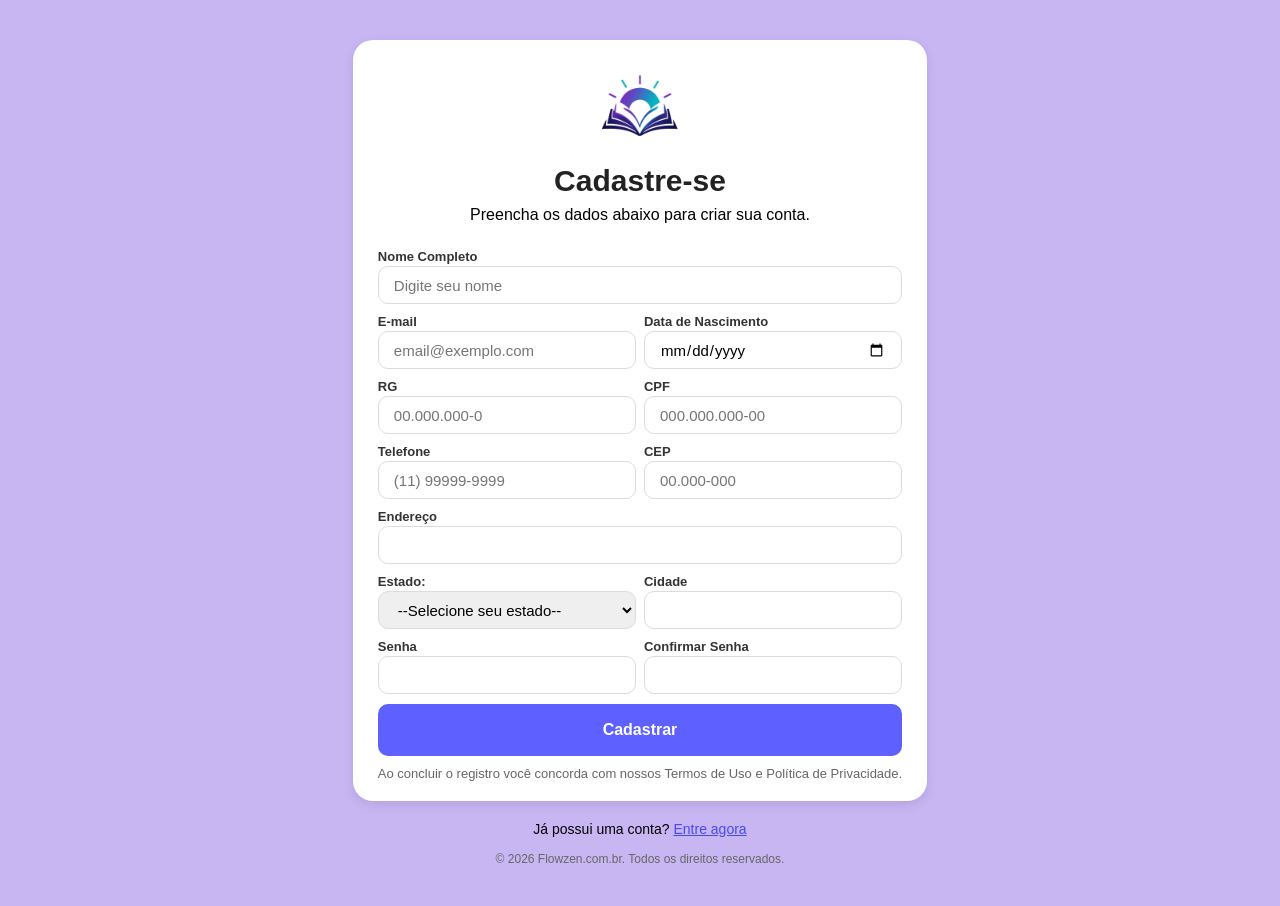
<file: cadastro.html>
<!DOCTYPE html>
<html lang="pt-BR">
<head>
    <meta charset="UTF-8">
    <meta name="viewport" content="width=device-width, initial-scale=1.0">
    <title>Cadastro - Flowzen</title>
    <link rel="stylesheet" href="css/cadastro.css">
</head>
<body>

    <div class="container">
            <div class="card">
            <header class="logo-area">
            <img src="img/logo-removed.jpeg" alt="Flowzen">
            <h2>Cadastre-se</h2>
            <p>Preencha os dados abaixo para criar sua conta.</p>
            </header>
            <form class="input-group" action="cadastro.php" method="post" autocomplete="on">

                <div class="campo">
                    <label for="nome">Nome Completo</label>
                    <input type="text" id="nome" name="nome" required placeholder="Digite seu nome">
                </div>

                <div class="grid">
                    <div class="campo">
                        <label for="email">E-mail</label>
                        <input type="email" id="email" name="email" autocomplete="email" required placeholder="email@exemplo.com">
                </div>

                    <div class="campo">
                        <label for="nascimento">Data de Nascimento</label>
                        <input type="date" id="nascimento" name="nascimento" required>
                    </div>
                </div>
                <div class="grid">
                    <div class="campo">
                        <label for="rg">RG</label>
                        <input type="text" id="rg" name="rg" placeholder="00.000.000-0" maxlength="12" required>
                    </div>

                    <div class="campo">
                        <label for="cpf">CPF</label>
                        <input type="text" id="cpf" name="cpf" placeholder="000.000.000-00" maxlength="14" inputmode="numeric" required>
                    </div>
                </div>

                <div class="grid">
                    <div class="campo">
                        <label for="tel">Telefone</label>
                        <input type="tel" name="tel" id="tel" autocomplete="tel" pattern="^\(\d{2}\)\d{4,5}-\d{4}$" required placeholder="(11) 99999-9999">
                    </div>

                    <div class="campo">
                        <label for="cep">CEP</label>
                        <input type="text" id="cep" name="cep" placeholder="00.000-000" required>
                    </div>
                </div>

                    <div class="campo">
                        <label for="endereco">Endereço</label>
                        <input type="text" id="endereco" name="endereco" required>
                    </div>

                <div class="grid">
                    <div class="campo">
                       <label for="estado">Estado:</label>
                          <select name="estado" id="estado">
                          <option value="" selected>--Selecione seu estado--</option>
                          <option value="AC">Acre</option>
                          <option value="AL">Alagoas</option>
                          <option value="AP">Amapá</option>
                          <option value="AM">Amazonas</option>
                          <option value="BA">Bahia</option>
                          <option value="CE">Ceará</option>
                          <option value="DF">Distrito Federal</option>
                          <option value="ES">Espírito Santo</option>
                          <option value="GO">Goiás</option>
                          <option value="MA">Maranhão</option>
                          <option value="MT">Mato Grosso</option>
                          <option value="MS">Mato Grosso do Sul</option>
                          <option value="MG">Minas Gerais</option>
                          <option value="PA">Pará</option>
                          <option value="PB">Paraíba</option>
                          <option value="PR">Paraná</option>
                          <option value="PE">Pernambuco</option>
                          <option value="PI">Piauí</option>
                          <option value="RJ">Rio de Janeiro</option>
                          <option value="RN">Rio Grande do Norte</option>
                          <option value="RS">Rio Grande do Sul</option>
                          <option value="RO">Rondônia</option>
                          <option value="RR">Roraima</option>
                          <option value="SC">Santa Catarina</option>
                          <option value="SP">São Paulo</option>
                          <option value="SE">Sergipe</option>
                          <option value="TO">Tocantins</option>
                          </select>
                    </div>

                    <div class="campo">
                        <label for="cidade">Cidade</label>
                        <input type="text" id="cidade" name="cidade" required>
                    </div>
                </div>

                <div class="grid">
                    <div class="campo">
                        <label for="senha">Senha</label>
                        <input type="password" id="senha" name="senha" required>
                    </div>

                    <div class="campo">
                        <label for="confirma-senha">Confirmar Senha</label>
                        <input type="password" id="confirma-senha" name="confirma-senha" autocomplete="new-password" required>
                    </div>
                </div>
                <button type="submit">Cadastrar</button>

                <p class="termos">
                    Ao concluir o registro você concorda com nossos Termos de Uso e Política de Privacidade.
                </p>
            </form>
        </div>
        <div class="registro-link">
        Já possui uma conta? <a href="login.html">Entre agora</a>
        </div>
        <footer class="rodape-site"> &copy; 2026 Flowzen.com.br. Todos os direitos reservados.</footer>

</div>
</body>
</html>
</file>
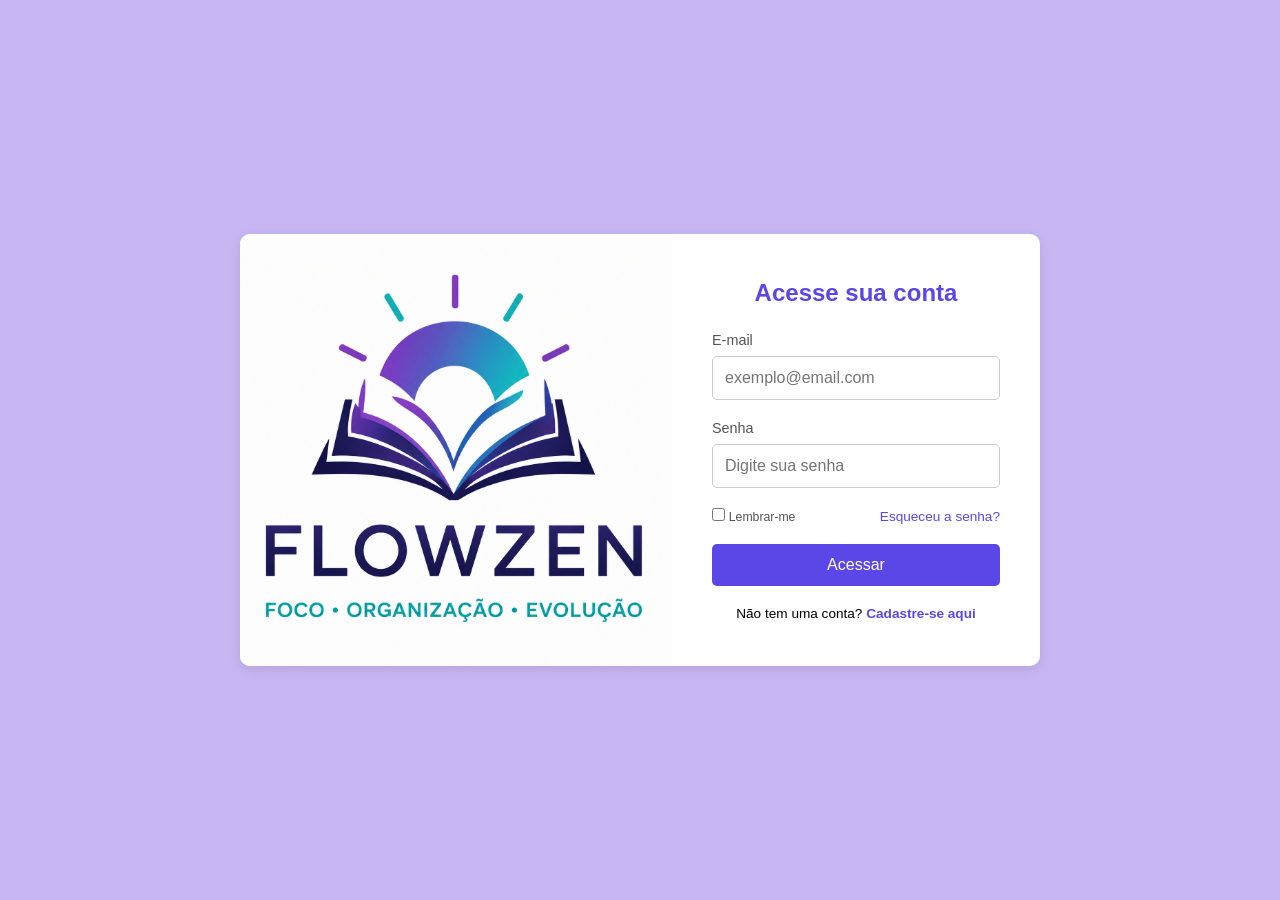
<file: login.html>
<!DOCTYPE html>
<html lang="pt-BR">
<head>
    <meta charset="UTF-8">
    <meta name="viewport" content="width=device-width, initial-scale=1.0">
    <title>Login</title>
    <link rel="stylesheet" href="css/login-imagem.css">
</head>
<body>
<!-- .login-card: Excelente escolha estrutural. Agrupar os dois lados (imagem e form) 
     em um bloco pai facilita o uso de Flexbox/Grid para dividi-los meio a meio no CSS. -->
<div class="login-card"> 
    
    <!-- Lado Esquerdo: Imagem -->
    <div class="login-sidebar">
        <img src="img/logotipo.jpeg" alt="Imagem de Login">
    </div>

    <!-- Lado Direito: Formulário -->
    <div class="login-content">
        <h2>Acesse sua conta</h2> 
    
        <form method="POST"> 
                 <!-- .input-group: Bloco utilitário padrão na indústria. Organiza verticalmente 
                 o par formado por uma legenda (label) e seu respectivo campo de preenchimento. -->
            <div class="input-group"> 
                <!-- 'for="iemail"' aponta diretamente para o 'id="iemail"' -->
                <label for="iemail">E-mail</label> 
                <input type="email" id="iemail" name="email" placeholder="exemplo@email.com" required> 
            </div> 
            
            <div class="input-group"> 
                <label for="ipassword">Senha</label> 
                <input type="password" id="ipassword" name="password" placeholder="Digite sua senha" required> 
            </div> 
            
            <div class="opcoes-linhas"> 
                <div> 
                    <!-- type="checkbox": Caixa de seleção binária (marcado/desmarcado). 
                         O label associado aqui também serve como área de clique para ativar a caixa. -->
                    <input type="checkbox" id="irelembrar" name="relembrar"> 
                    <label for="irelembrar">Lembrar-me</label> 
                </div> 
                <a href="recuperar-senha.html">Esqueceu a senha?</a> 
            </div> 
                <!-- Aqui tenho que tirar o href depois,só para demonstar quando o usuário for cadastrado!!!!! -->
                <a href="paginausuario.html"> 
                <button type="button">Acessar</button>
                </a>
        </form> 
        
        <div class="registro-link"> 
            Não tem uma conta? <a href="cadastro.html">Cadastre-se aqui</a> 
        </div> 
    </div>
</div>
</body>
</html>
</file>
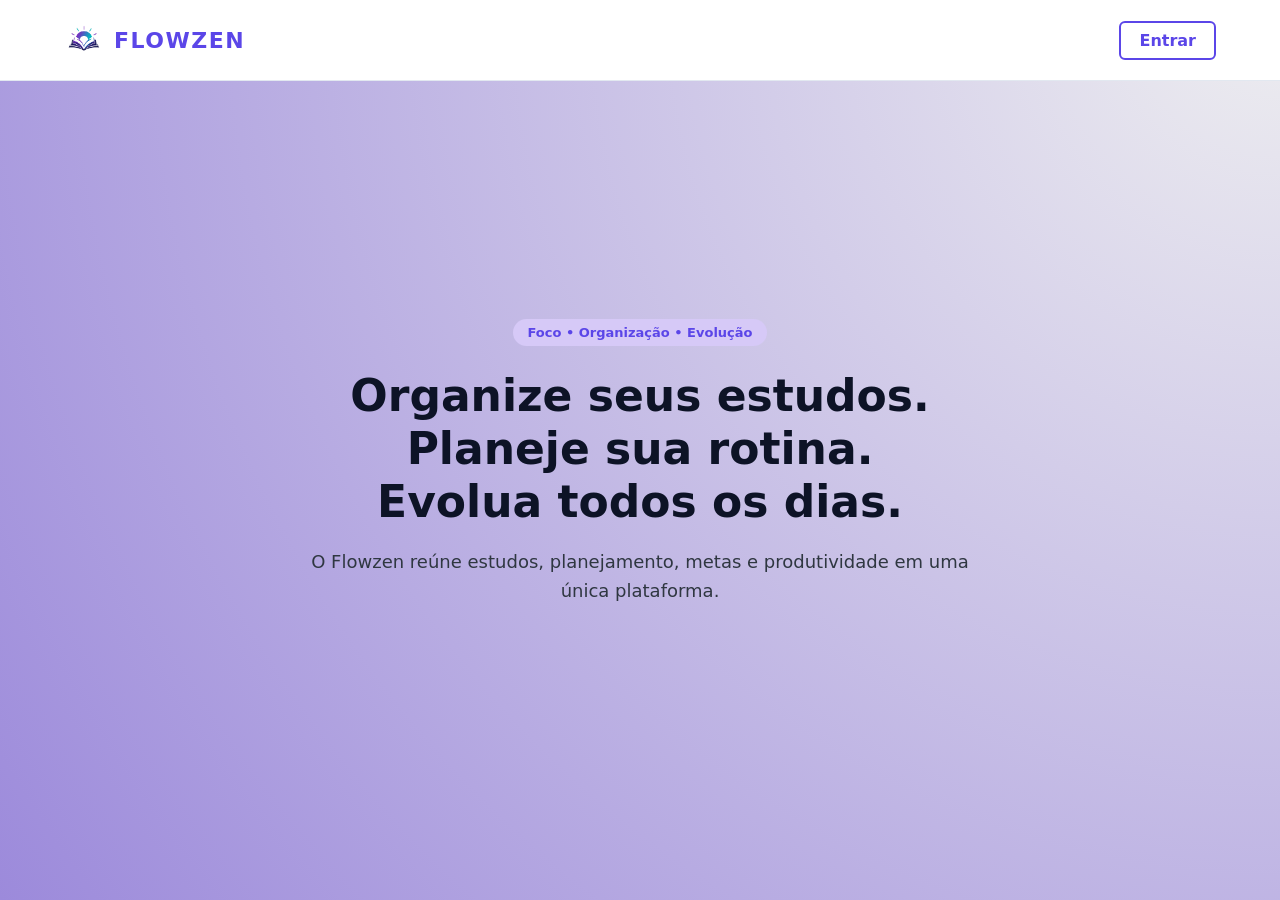
<file: paginainicial.html>
<!DOCTYPE html>
<html lang="pt-BR">
<head>
    <meta charset="UTF-8">
    <!-- viewport: Essencial para sites responsivos. Informa ao que a página deve se ajustar à tela do aparelho. -->
    <meta name="viewport" content="width=device-width, initial-scale=1.0">
    <title>Flowzen</title>
    <link rel="stylesheet" href="css/paginainicial.css">
</head>
<body>

<header>
    <div class="logo">
    <img src="img/logo-removed.jpeg" alt="Flowzen">
    FLOWZEN
    </div>
    <!-- <nav>
        <a href="#">Início</a>
        <a href="#">Recursos</a>
        <a href="#">Sobre</a>
    </nav> -->

    <a href="login.html" class="btn-login">
        Entrar
    </a>
</header>

<!-- section class="hero": Tag semântica usada para indicar a seção principal e de 
     maior destaque do site. Ajuda na organização e na leitura de motores de busca. -->
<section class="hero">

    <!-- div class="hero-content": Container utilitário. Serve para agrupar e limitar 
         a largura máxima do texto, impedindo que as frases estiquem demais em telas gigantes. -->
    <div class="hero-content">

        <!-- span class="tag": Uso correto do span para um elemento de texto curto em linha, 
             que serve apenas para estilização visual e não como um parágrafo de leitura. -->
        <span class="tag">
            Foco • Organização • Evolução
        </span>

        <h1>
            Organize seus estudos.<br>
            Planeje sua rotina.<br>
            Evolua todos os dias.
        </h1>

        <p>
            O Flowzen reúne estudos, planejamento,
            metas e produtividade em uma única plataforma.
        </p>

        <!-- <a href="login.html" class="btn-principal">
            Começar Agora
        </a> -->
    </div>
</section>
</body>
</html>
</file>
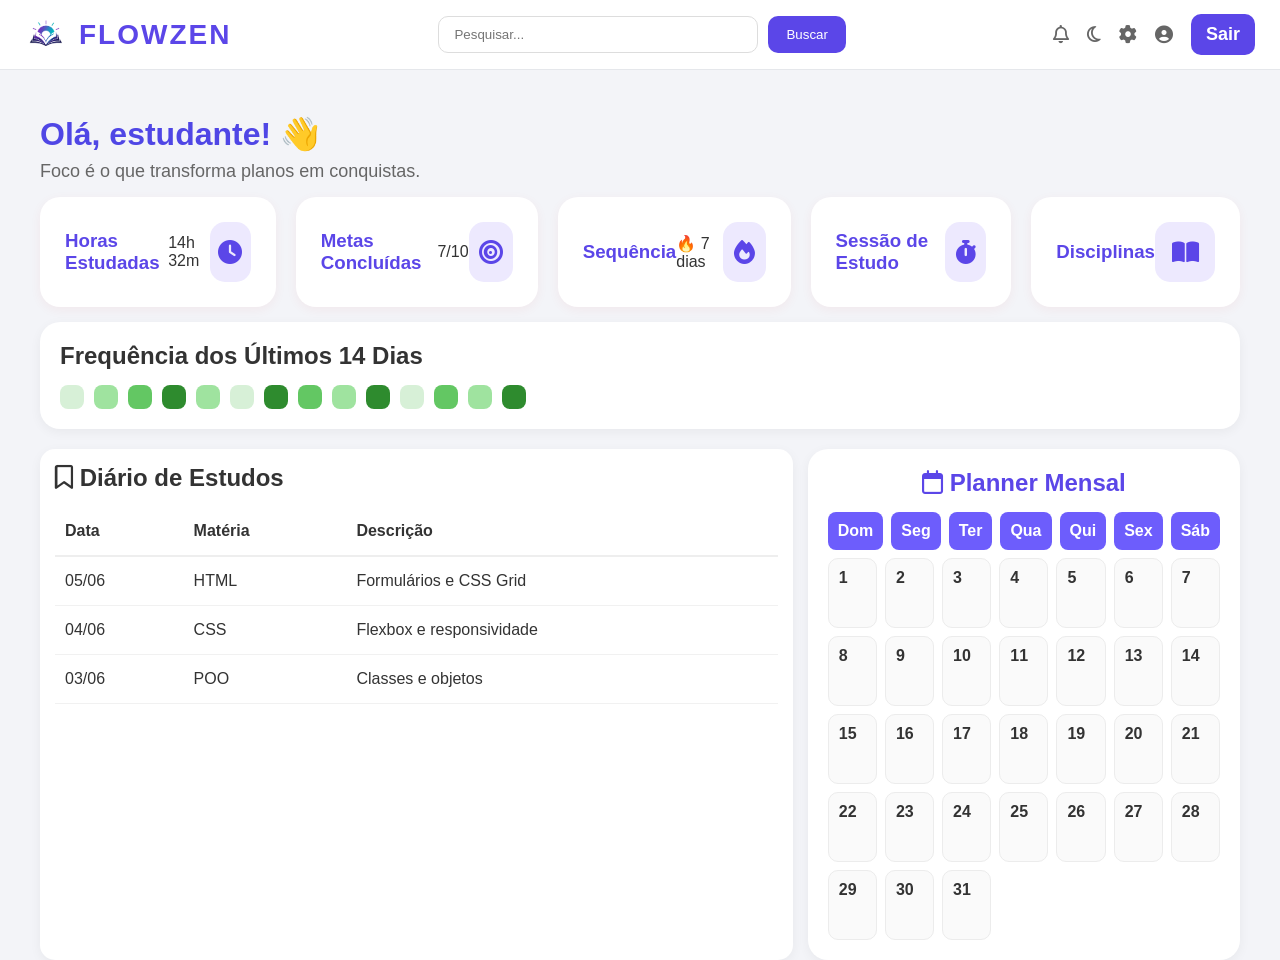
<file: paginausuario.html>
<!DOCTYPE html>
<html lang="pt-br">

<head>
    <meta charset="UTF-8">
    <meta name="viewport" content="width=device-width, initial-scale=1.0">
    <title>Painel do Usuário</title>
    <link rel="stylesheet" href="css/paginausuario.css">
    <link rel="stylesheet" href="https://cdnjs.cloudflare.com/ajax/libs/font-awesome/6.5.2/css/all.min.css">
</head>
<body>
    <!-- TOPO -->
    <header class="topo">

        <div class="logo">
            <img src="img/logo-removed.jpeg" alt="Logo"> FLOWZEN
        </div>
        <div class="pesquisa">
            <input type="text" placeholder="Pesquisar..." >
            <button>Buscar</button>
        </div>
        <div class="acoes-topo">
        <em class="fa-regular fa-bell"></em>
        <em class="fa-regular fa-moon"></em>
        <em class="fa-solid fa-gear"></em>
        <em class="fa-solid fa-circle-user"></em>
        <a href="paginainicial.html" class="sair">
        Sair
        </a>
        </div>
    </header>
    <!-- CONTEÚDO -->
    <div class="conteudo">
<main class="principal">
    <section class="boas-vindas">
        <h1>Olá, estudante! 👋</h1>
        <p>Foco é o que transforma planos em conquistas.</p>
    </section>
    <!-- CARDS -->
    <section class="resumo">
        <article class="info-card">
            <h3>Horas Estudadas</h3>
            <span>14h 32m</span>
            <div class="icone-card">
        <em class="fa-solid fa-clock"></em >
        </div>
        </article>
        <article class="info-card">
            <h3>Metas Concluídas</h3>
            <span>7/10</span>
            <div class="icone-card">
            <em  class="fa-solid fa-bullseye"></em >
            </div>
        </article>
        <article class="info-card">
            <h3>Sequência</h3>
            <span>🔥 7 dias</span>
             <div class="icone-card">
             <em  class="fa-solid fa-fire"></em >
            </div>
        </article>
        <a href="/sistema-inteligente-estudos/timer/index.html" class="card-link">
        <article class="info-card funcionalidade">
        <div>
            <h3>Sessão de Estudo</h3>
        </div>
        <div class="icone-card">
            <i class="fa-solid fa-stopwatch"></i>
        </div>
        </article></a> 
        <a href="funcionalidade2.html" class="card-link">
        <article class="info-card funcionalidade">
        <div>
            <h3>Disciplinas</h3>
        </div>
        <div class="icone-card">
            <span class="fa-solid fa-book-open"></span>
        </div>
        </article>
        </a>
    </section>
    <!-- FREQUÊNCIA -->
    <div class="frequencia">
    <h2>Frequência dos Últimos 14 Dias</h2>
    <div class="heatmap">
        <div class="nivel1"></div>
        <div class="nivel2"></div>
        <div class="nivel3"></div>
        <div class="nivel4"></div>
        <div class="nivel2"></div>
        <div class="nivel1"></div>
        <div class="nivel4"></div>
        <div class="nivel3"></div>
        <div class="nivel2"></div>
        <div class="nivel4"></div>
        <div class="nivel1"></div>
        <div class="nivel3"></div>
        <div class="nivel2"></div>
        <div class="nivel4"></div>
    </div>
    </div>
    <div class="painel-inferior">
        <!-- DIÁRIO -->
        <section class="diario">
            <h2>
            <em  class="fa-regular fa-bookmark"></em >
            Diário de Estudos
            </h2>
            <table>
                <thead>
                    <tr>
                        <th>Data</th>
                        <th>Matéria</th>
                        <th>Descrição</th>
                    </tr>
                </thead>
                <tbody>
                    <tr>
                        <td>05/06</td>
                        <td>HTML</td>
                        <td>Formulários e CSS Grid</td>
                    </tr>
                    <tr>
                        <td>04/06</td>
                        <td>CSS</td>
                        <td>Flexbox e responsividade</td>
                    </tr>
                    <tr>
                        <td>03/06</td>
                        <td>POO</td>
                        <td>Classes e objetos</td>
                  </tr>
                </tbody>
            </table>
        </section>
     <!-- CALENDÁRIO -->
            <div class="planner">
                <h2>
                <em  class="fa-regular fa-calendar"></em >
                Planner Mensal
                </h2>
                <div class="dias-semana">
                    <div>Dom</div>
                    <div>Seg</div>
                    <div>Ter</div>
                    <div>Qua</div>
                    <div>Qui</div>
                    <div>Sex</div>
                    <div>Sáb</div>
                </div>
                <div class="calendario">
                    <div class="dia" contenteditable="true">1</div>
                    <div class="dia">2</div>
                    <div class="dia">3</div>
                    <div class="dia">4</div>
                    <div class="dia">5</div>
                    <div class="dia">6</div>
                    <div class="dia">7</div>
                    <div class="dia">8</div>
                    <div class="dia">9</div>
                    <div class="dia">10</div>
                    <div class="dia">11</div>
                    <div class="dia">12</div>
                    <div class="dia">13</div>
                    <div class="dia">14</div>
                    <div class="dia">15</div>
                    <div class="dia">16</div>
                    <div class="dia">17</div>
                    <div class="dia">18</div>
                    <div class="dia">19</div>
                    <div class="dia">20</div>
                    <div class="dia">21</div>
                    <div class="dia">22</div>
                    <div class="dia">23</div>
                    <div class="dia">24</div>
                    <div class="dia">25</div>
                    <div class="dia">26</div>
                    <div class="dia">27</div>
                    <div class="dia">28</div>
                    <div class="dia">29</div>
                    <div class="dia">30</div>
                    <div class="dia">31</div>
                </div>
            </div>
    </div>
</main>
    </div>
</body>
</html>
</file>
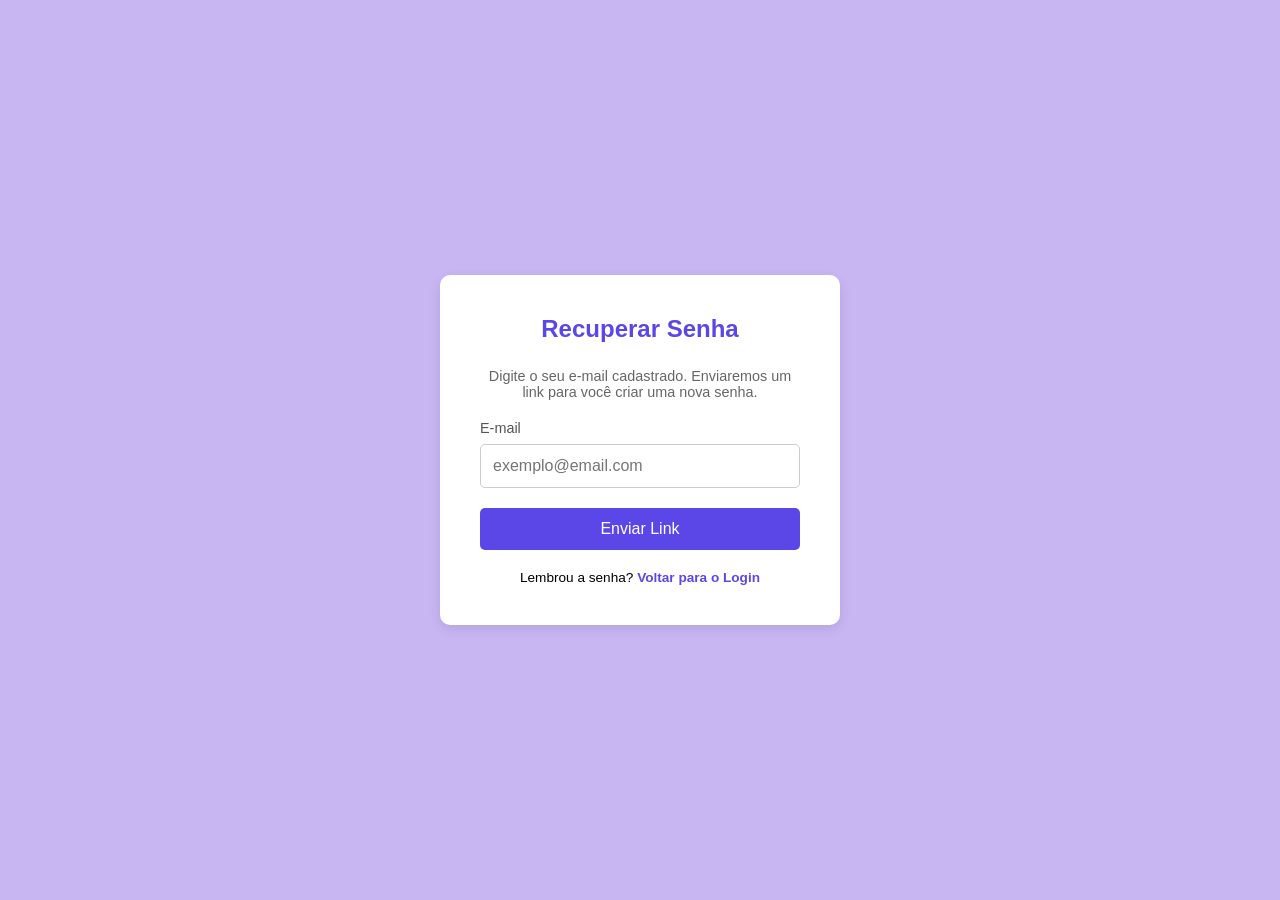
<file: recuperar-senha.html>
<!DOCTYPE html>
<html lang="pt-BR">
<head>
    <meta charset="UTF-8">
    <meta name="viewport" content="width=device-width, initial-scale=1.0">
    <title>Recuperar Senha</title>
    <link rel="stylesheet" href="css/login.css">
</head>
<body>

    <div class="login-card">
        <h2>Recuperar Senha</h2>  
        <!-- Joguei  o CSS direto dentro da tag --- passar pro CSS depois!-->
        <p style="text-align: center; color: #666; font-size: 0.9em; margin-bottom: 20px;">
            Digite o seu e-mail cadastrado. Enviaremos um link para você criar uma nova senha.
        </p>
        <!--action="/recuperar-pos"-->
        <form method="POST">
            <div class="input-group">
                <label for="iemail">E-mail</label>
                <input type="email" id="iemail" name="email" placeholder="exemplo@email.com" required>
            </div>
            
            <button type="submit">Enviar Link</button>
        </form>
        
        <div class="registro-link">
            Lembrou a senha? <a href="login.html">Voltar para o Login</a>
        </div>
    </div>

</body>
</html>
</file>
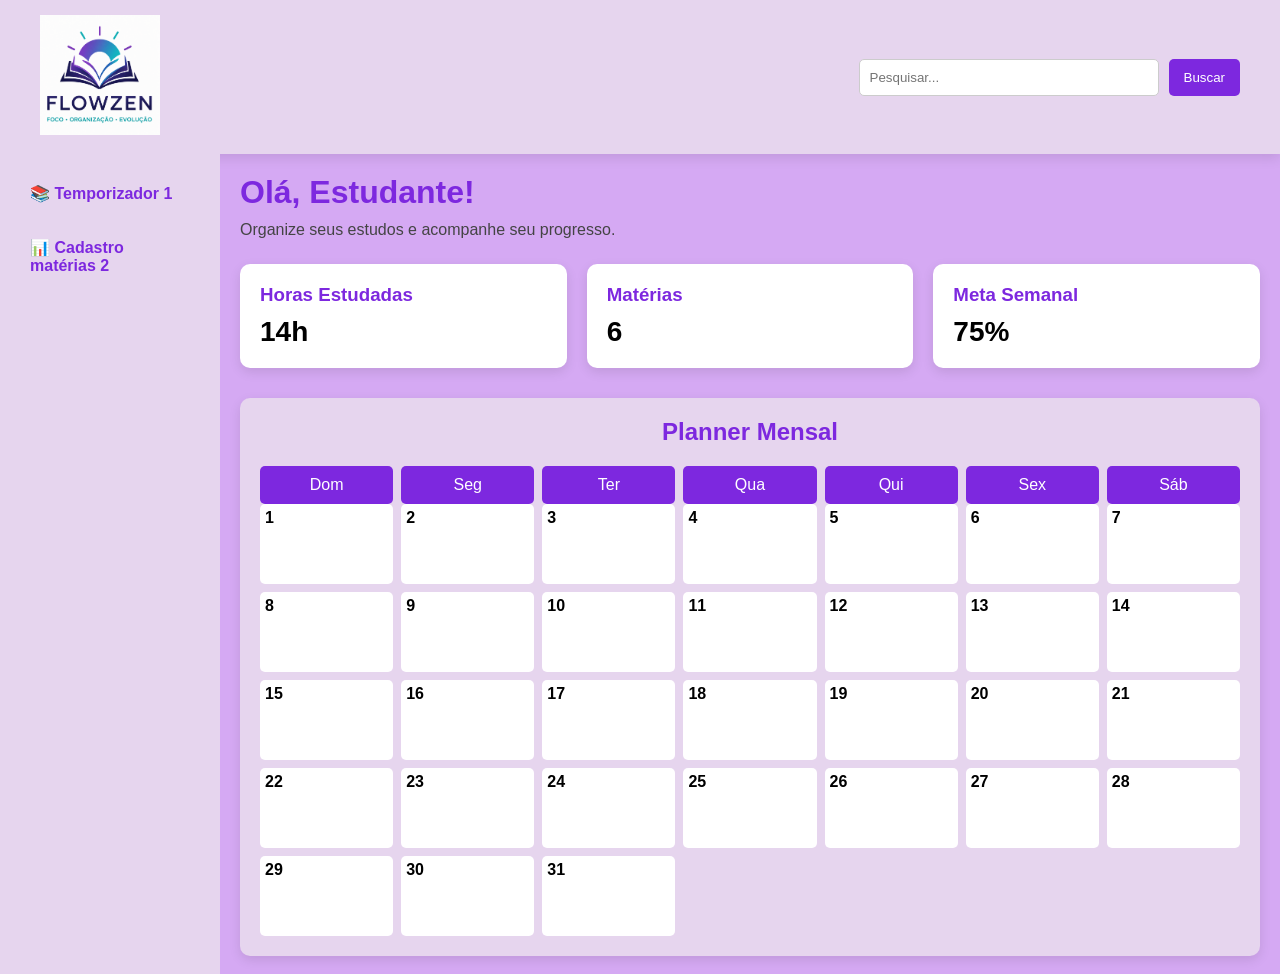
<file: usu2.html>
<!DOCTYPE html>
<html lang="pt-br">

<head>
    <meta charset="UTF-8">
    <meta name="viewport" content="width=device-width, initial-scale=1.0">
    <title>Painel do Usuário</title>
    <link rel="stylesheet" href="css/usu2.css">
</head>

<body>

    <!-- TOPO -->
    <header class="topo">

        <div class="logo">
            <img src="img/logotipo.jpeg" alt="Logo">
        </div>

        <div class="pesquisa">
            <input type="text" placeholder="Pesquisar...">
            <button>Buscar</button>
        </div>

    </header>

    <!-- CONTEÚDO -->
    <div class="conteudo">

        <!-- MENU LATERAL -->
        <aside class="menu">

            <a href="funcionalidade1.html">📚 Temporizador 1</a>
            <a href="funcionalidade2.html">📊 Cadastro matérias 2</a>

        </aside>

        <!-- ÁREA PRINCIPAL -->
        <main class="principal">
<h1>Olá, Estudante!</h1>
<p class="subtitulo">Organize seus estudos e acompanhe seu progresso.</p>

<div class="resumo">

    <div class="info-card">
        <h3>Horas Estudadas</h3>
        <span>14h</span>
    </div>

    <div class="info-card">
        <h3>Matérias</h3>
        <span>6</span>
    </div>

    <div class="info-card">
        <h3>Meta Semanal</h3>
        <span>75%</span>
    </div>

</div>
            <div class="planner">
                <h2>Planner Mensal</h2>
                <div class="dias-semana">
                    <div>Dom</div>
                    <div>Seg</div>
                    <div>Ter</div>
                    <div>Qua</div>
                    <div>Qui</div>
                    <div>Sex</div>
                    <div>Sáb</div>
                </div>
                <div class="calendario">
                    <div class="dia" contenteditable="true">1</div>
                    <div class="dia">2</div>
                    <div class="dia">3</div>
                    <div class="dia">4</div>
                    <div class="dia">5</div>
                    <div class="dia">6</div>
                    <div class="dia">7</div>
                    <div class="dia">8</div>
                    <div class="dia">9</div>
                    <div class="dia">10</div>
                    <div class="dia">11</div>
                    <div class="dia">12</div>
                    <div class="dia">13</div>
                    <div class="dia">14</div>
                    <div class="dia">15</div>
                    <div class="dia">16</div>
                    <div class="dia">17</div>
                    <div class="dia">18</div>
                    <div class="dia">19</div>
                    <div class="dia">20</div>
                    <div class="dia">21</div>
                    <div class="dia">22</div>
                    <div class="dia">23</div>
                    <div class="dia">24</div>
                    <div class="dia">25</div>
                    <div class="dia">26</div>
                    <div class="dia">27</div>
                    <div class="dia">28</div>
                    <div class="dia">29</div>
                    <div class="dia">30</div>
                    <div class="dia">31</div>
                </div>
            </div>
        </main>
    </div>
</body>

</html>
</file>
<file: css/cadastro.css>
* { 
    box-sizing: border-box; 
    margin: 0; 
    padding: 0; 
    font-family: 'Segoe UI', Tahoma, Geneva, Verdana, sans-serif; 
} 

body{
    min-height:100vh;
    display:flex;
    justify-content:center;
    align-items:center;
    background-color: #c8b6f3;
    padding:40px 20px;
}

.container{
    width:100%;
    max-width:650px;
    display:flex;
    flex-direction:column;
    align-items:center;
}

.logo-area{
  text-align:center;
    margin-bottom:25px;

}
.logo-area img{
    width:100px;
    max-width:80%;
}

.card{
    background:#fff;
    padding:20px 25px;
    border-radius:20px;
    box-shadow: 0 4px 12px rgba(0, 0, 0, 0.1); 

}

.card h2{
    text-align: center;
    font-size:30px;
    margin-bottom:8px;
    color:#222;
}

form{
    display:flex;
    flex-direction:column;
    gap: 10px;
}

.grid{
    display:grid;
    grid-template-columns:1fr 1fr;
    gap: 8px;
}

.campo{
    display:flex;
    flex-direction:column;
}

.campo label{
    margin-bottom:2px;
    font-size: 13px;
    font-weight:600;
    color:#333;
}

.campo input,
.campo select{
    height:38px;
    border:1px solid #dcdcdc;
    border-radius:10px;
    padding:0 15px;
    font-size:15px;
    transition:.3s;
}

.campo input:focus,
.campo select:focus{
    outline:none;
    border-color:#5e60ff;
}

button{
    height:52px;
    border:none;
    border-radius:10px;
    background:#5e60ff;
    color:#fff;
    font-size:16px;
    font-weight:600;
    cursor:pointer;
    transition:.3s;
}
.termos{
    text-align:center;
    font-size:13px;
    color:#666;
}
.registro-link {
    margin-top:20px;
    text-align:center;
    font-size:14px;
}
footer{
    margin-top: 5px;
    font-size: 10px;
    color: #888;
}

a{
    color: #474af1;
}
.rodape-site {
   
   margin-top:15px;
    text-align:center;
    font-size:12px;
    color:#666;
}
@media (max-width: 600px){ /* para telas menores (celular) */
    .grid{
        grid-template-columns:1fr;
    }

    .card{
        padding:25px;
    }
 }
</file>
<file: css/login-imagem.css>
* { 
    box-sizing: border-box; 
    margin: 0; 
    padding: 0; 
    font-family: 'Segoe UI', Tahoma, Geneva, Verdana, sans-serif; 
} 

body { 
    background-color: #c8b6f3; 
    display: flex; 
    justify-content: center; 
    align-items: center; 
    height: 100vh; 
} 

/* O card principal agora é um container Flex de duas colunas */
.login-card { 
    background-color: #ffffff; 
    border-radius: 10px; 
    box-shadow: 0 4px 12px rgba(0, 0, 0, 0.1); 
    width: 100%; 
    max-width: 800px; 
    display: flex;
    /* overflow: hidden: Esconde qualquer conteúdo que tente "vazar" para fora 
       das bordas arredondadas. Sem isso, a imagem colada no canto esquerdo 
       perderia o efeito do border-radius: 10px e ficaria com pontas quadradas. */
    overflow: hidden; 
} 

/* Coluna da Imagem (Esquerda) */
.login-sidebar {
    /* flex: 1.5: Distribui o espaço proporcionalmente. Significa que a coluna 
       da imagem será um pouco maior (ganha proporção 1.5) do que a do formulário (que tem flex: 1). */
    flex: 1.5; 
    display: flex;
}

.login-sidebar img {
    width: 100%;
    height: 100%;
    /* object-fit: cover: Comportamento fundamental para imagens de tela cheia ou banners. 
       Faz a imagem preencher todo o espaço disponível cortando os excessos, 
       mas sem esmagar ou distorcer a proporção do desenho original. */
    object-fit: cover; 
    display: block;
}

/* Coluna do Formulário (Direita) */
.login-content {
    flex: 1; /* Ocupa um espaço menor na proporção em comparação à imagem */
    padding: 40px; 
    display: flex;
    /* flex-direction: column: Altera o eixo do Flexbox. Em vez de empilhar 
       as coisas de lado (linha), faz com que fiquem uma abaixo da outra (coluna). */
    flex-direction: column;
    justify-content: center;
}

h2 { 
    text-align: center; 
    color: #5b46e8; 
    margin-bottom: 25px; 
} 

.input-group { 
    margin-bottom: 20px; 
} 

label { 
    display: block; 
    margin-bottom: 8px; 
    color: #555555; 
    font-size: 0.9em; 
} 

/* Seletor de Atributo: Aplica a estilização apenas nas caixas de input que possuírem 
   exatamente o type="email" ou type="password". Inputs do tipo "checkbox", por exemplo, 
   são completamente ignorados por essa regra, protegendo o layout de quebras. */
input[type="email"], input[type="password"] { 
    width: 100%; 
    padding: 12px; 
    border: 1px solid #cccccc; 
    border-radius: 5px; 
    font-size: 1em; 
    /* outline: none: Remove a borda preta ou azul padrão que os navegadores colocam 
       automaticamente ao redor de caixas de texto quando são selecionadas. */
    outline: none; 
    transition: border-color 0.3s; 
} 

/* :focus: Pseudo-classe de estado. Aplica as regras de CSS somente quando o usuário 
   clica dentro do campo e começa a digitar, dando um feedback visual de seleção ativa. */
input[type="email"]:focus, input[type="password"]:focus { 
    border-color: #db71f5; 
} 

.opcoes-linhas { 
    display: flex; 
    justify-content: space-between; 
    align-items: center; 
    font-size: 0.85em; 
    margin-bottom: 20px; 
} 

/* Seletor Composto Descendente: Modifica apenas as tags <label> que estiverem 
   exclusivamente DENTRO de um container com a classe .opcoes-linhas. Os outros 
   labels gerais do formulário continuam intocados. */
.opcoes-linhas label { 
    display: inline; 
    margin-bottom: 0; 
} 

.opcoes-linhas a { 
    color: #5b46e8; 
    text-decoration: none; 
} 

button { 
    width: 100%; 
    padding: 12px; 
    background-color: #5b46e8; 
    color: white; 
    border: none; 
    border-radius: 5px; 
    font-size: 1em; 
    /* cursor: pointer: Altera o cursor do mouse para aquela "mãozinha" clássica 
       de clique, indicando visualmente que o botão é interativo. */
    cursor: pointer; 
    transition: background-color 0.3s; 
} 

button:hover { 
    background-color: #5b46e8; 
} 

.registro-link { 
    text-align: center; 
    margin-top: 20px; 
    font-size: 0.85em; 
} 

.registro-link a { 
    color: #5b46e8; 
    text-decoration: none; 
    font-weight: bold; 
}
</file>
<file: css/paginainicial.css>
/* ==========================================================================
   1. Ajustes iniciais
   ========================================================================== */
* {
    margin: 0;
    padding: 0;
    /* box-sizing: Altera o cálculo do tamanho do elemento. O valor 'border-box' 
       garante que paddings e borders fiquem DENTRO do tamanho total definido, 
       impedindo que caixas quebrem o layout ao adicionar espaçamento. */
    box-sizing: border-box;
    font-family: 'Segoe UI', system-ui, sans-serif;
}

body {
    background-color: #c8b6f3; 
    color: #0f172a; 
    /* min-height: Define que o corpo do site terá, no mínimo, a altura total da 
       tela visível (100vh = 100% da viewport height), ideal para fundos preenchidos. */
    min-height: 100vh;
}

a {
    text-decoration: none;
    /* transition: Cria animações suaves ao mudar propriedades no :hover. 
       O 'ease-in-out' faz a transição começar devagar, acelerar e terminar devagar. */
    transition: all 0.2s ease-in-out;
}

/* ==========================================================================
   2. CABEÇALHO (header, .logo, nav, .btn-login)
   ========================================================================== */
header {
    /* Flexbox: Alinha os filhos em linha, joga o primeiro para a extrema esquerda 
       e o último para a extrema direita (space-between), e os centraliza na vertical. */
    display: flex;
    justify-content: space-between;
    align-items: center;
    padding: 20px 5%;
    background-color: #ffffff;
    border-bottom: 1px solid #e2e8f0; 
    /* position: fixed: Fixa o elemento na tela. Ele não se move quando você rola a página.
       'top: 0' e 'left: 0' grudam ele no topo esquerdo. 
       'z-index: 100' funciona como uma "camada", garantindo que ele flutue por cima de tudo. */
    position: fixed;
    width: 100%;
    top: 0;
    left: 0;
    z-index: 100;
}

.logo {
    display: flex;
    align-items: center; 
    /* gap: Cria um espaçamento automático fixo apenas ENTRE os elementos filhos 
       (no caso, a imagem e o texto), sem precisar usar margins individuais. */
    gap: 10px;           
    font-size: 22px;
    font-weight: 800;
    color: #5b46e8;
    letter-spacing: 1.5px;
}

.logo img {
    height: 40px;        
    width: auto;         
    /* object-fit: contain: Força a imagem a se adaptar à altura de 40px mantendo 
       sua proporção original, sem esticar, achatar ou distorcer o logotipo. */
    object-fit: contain;
}

/* nav a {
    color: #475569; 
    font-weight: 500;
    margin: 0 15px;
} */

/* nav a:hover {
    color: #6366f1; 
} */

.btn-login {
    color: #5b46e8;
    font-weight: 600;
    padding: 8px 18px;
    border: 2px solid #5b46e8;
    border-radius: 6px;
}

.btn-login:hover {
    background-color: #5b46e8;
    color: #ffffff;
}

/* ==========================================================================
   3. SEÇÃO PRINCIPAL (.hero, .hero-content, .tag, h1, p, .btn-principal)
   ========================================================================== */
.hero {
    min-height: 100vh;
    /* Flexbox centralizador: A combinação abaixo centraliza perfeitamente 
       o bloco de conteúdo no meio exato da tela (tanto na vertical quanto horizontal). */
    display: flex;
    align-items: center;
    justify-content: center;
    padding: 120px 20px 60px 20px; 
    /* radial-gradient: Cria um fundo esfumaçado em círculo. Começa com roxo 
       no canto superior direito e clareia em direção às outras extremidades. */
    background: radial-gradient(circle at top right, #eeeef0, #9c8adb);
}

.hero-content {
    text-align: center;
    /* max-width: Define o tamanho máximo horizontal do bloco de texto. 
       Se a tela for gigante, o texto para de esticar ao atingir 700px. */
    max-width: 700px;
}

.tag {
    /* inline-block: Permite que um elemento originalmente em linha (como o span) 
       aceite propriedades de bloco, como paddings internos e margins verticais. */
    display: inline-block;
    background-color: #d6c9f7; 
    color: #5b46e8;
    padding: 6px 14px;
    border-radius: 20px;
    font-size: 13px;
    font-weight: 600;
    margin-bottom: 24px;
}

h1 {
    font-size: 44px;
    font-weight: 800;
    /* line-height: Controla o espaçamento vertical entre as linhas de um mesmo parágrafo. 
       O valor 1.2 é excelente para títulos grandes não ficarem muito afastados. */
    line-height: 1.2;
    color: #0d1326;
    margin-bottom: 20px;
}

p {
    font-size: 18px;
    color: #2f3741;
    line-height: 1.6; /* Linha mais espaçada para textos longos, melhorando a leitura. */
    margin-bottom: 35px;
}

/* .btn-principal {
    display: inline-block;
    background-color: #7b49f1;
    color: #ffffff;
    font-weight: 600;
    padding: 14px 32px;
    border-radius: 6px;
    font-size: 16px;
    /* box-shadow: Adiciona sombra. Os 3 primeiros valores controlam posição horizontal, 
       vertical e o desfoque. O quarto valor aplica cor com transparência (rgba).
    box-shadow: 0 4px 12px rgba(99, 102, 241, 0.3); 
} */

.btn-principal:hover {
    background-color: #5b46e8;
    /* transform: translateY: Move o botão fisicamente no eixo vertical. 
       Valores negativos (-2px) jogam o elemento para cima, simulando um efeito físico de clique/foco. */
    transform: translateY(-2px); 
    box-shadow: 0 6px 18px rgba(99, 102, 241, 0.4);
}
</file>
<file: css/paginausuario.css>
*{
    margin:0;
    padding:0;
    box-sizing:border-box;
    font-family:'Segoe UI', Tahoma, Geneva, Verdana, sans-serif;
}
/* BODY */
body{
    width: 100%;
    height: 100%;
    overflow-x:hidden;
    overflow-y: visible;
    background:#f3f4f8;
    color:#333;
}
header {
    height: 80px;
}
/* TOPO */
.topo{
    position:fixed;
    top:0;
    left:0;
    width:100%;
    height:70px;
    background:white;
    border-bottom:1px solid #e5e7eb;
    display:flex;
    justify-content:space-between;
    align-items:center;
    padding:0 25px;
    z-index:100;
}
/* LOGO */
.logo{
    display:flex;
    align-items:center;
    gap:12px;
    font-size:28px;
    font-weight:800;
    color:#5b46e8;
    letter-spacing:2px;
}
.logo img{
    height:42px;
    width:auto;
}
/* PESQUISA */
.pesquisa{
    display:flex;
    gap:10px;
}
.pesquisa input{
    width:320px;
    padding:10px 15px;
    border:1px solid #ddd;
    border-radius:10px;
}
.pesquisa button{
    border:none;
    background:#5b46e8;
    color:white;
    padding:10px 18px;
    border-radius:10px;
    cursor:pointer;
}
.sair{
    text-decoration:none;
    background:#5b46e8;
    color:white;
    padding:10px 15px;
    border-radius:10px;
    font-weight:600;
}
.sair:hover{
    background:#5b46e8;
}
.acoes-topo{
    display:flex;
    align-items:center;
    gap:18px;
    color:#666;
    font-size:18px;
    cursor:pointer;
}
.acoes-topo i:hover{
    color:#5b46e8;
}
/* CONTEÚDO */
.conteudo{
    display:flex;
    flex-direction:row-reverse;
    gap:15px;
    padding:20px;
    margin-top:75px;
}
/* ÁREA PRINCIPAL */
main {
    height: calc(100vh - 80px);
    padding: 20px;
}
.principal{
    flex:1;
}
/* BOAS VINDAS */
.boas-vindas{
    margin-bottom:15px;
}
.boas-vindas h1{
    color:#4f46e5;
    font-size:32px;
    margin-bottom:8px;
}
.boas-vindas p{
    color:#666;
    font-size:18px;
}
/* CARDS */
.resumo{
    display:grid;
    grid-template-columns:repeat(5,1fr);
    gap:20px;
    margin-bottom:15px;
}
 .info-card{
    background:white;
    padding:25px;
    border-radius:20px;
    box-shadow:0 3px 12px rgba(207, 19, 19, 0.05);
    display:flex;
    justify-content:space-between;
    align-items:center;
}
.info-card p{
    margin-top:8px;
    color:#888;
    font-size:14px;
} 
h3{
    text-decoration:none;
    color:#5b46e8;
}
.icone-card{
    width:60px;
    height:60px;
    color:#5b46e8;
    border-radius:15px;
    background:#ede9fe;
    display:flex;
    justify-content:center;
    align-items:center;
    color:#5b46e8;
    font-size:24px;
}
.card-link{
    text-decoration:none;
    color:#5b46e8;
    font-weight:600;
    }
/* FREQUÊNCIA */
.frequencia{
    background:white;
    padding:20px;
    border-radius:20px;
    margin-bottom:20px;
    box-shadow:0 3px 12px rgba(0,0,0,.05);
}
.frequencia h2{
    margin-bottom:15px;
}
/* HEATMAP */
.heatmap{
    display:flex;
    gap:10px;
    flex-wrap:wrap;
}
.heatmap div{
    width: 24px;
    height: 24px;
    border-radius:8px;
}
.nivel1{
    background:#d7f0d7;
}
.nivel2{
    background:#9fe39f;
}
.nivel3{
    background:#63c763;
}
.nivel4{
    background:#2e8b2e;
}
/* PAINEL INFERIOR */
.painel-inferior{
    display:grid;
    grid-template-columns:2fr 1fr;
    gap: 15px;
}

/* DIÁRIO */
.diario{
    background:white;
    padding:15px;
    border-radius:15px;
    box-shadow:0 3px 12px rgba(0,0,0,.05);
}
.diario h2{
    margin-bottom:15px;
}
/* TABELA */
table{
    width:100%;
    height:auto;
    border-collapse:collapse;
}
th{
    text-align:left;
    padding:15px 10px;
    border-bottom:2px solid #eee;
}
td{
    padding:15px 10px;
    border-bottom:1px solid #f1f1f1;
}
/* PLANNER */
.planner{
    background:white;
    padding:20px;
    border-radius:20px;
    box-shadow:0 3px 12px rgba(0,0,0,.05);
}
.planner h2{
    text-align:center;
    color:#5b46e8;
    margin-bottom:15px;
}
/* DIAS DA SEMANA */
.dias-semana{
    display:grid;
    grid-template-columns:repeat(7,1fr);
    gap:8px;
    margin-bottom:8px;
}
.dias-semana div{
    background:#6d5dfc;
    color:white;
    text-align:center;
    padding:10px;
    border-radius:8px;
    font-weight:600;
}
/* CALENDÁRIO */
.calendario{
    display:grid;
    grid-template-columns:repeat(7,1fr);
    gap:8px;
}
.dia{
    background:#fafafa;
    min-height:70px;
    border:1px solid #ececec;
    border-radius:10px;
    display:flex;
    align-items:flex-start;
    justify-content:flex-start;
    padding:10px;
    font-weight:600;
}
/* RESPONSIVO */
@media (max-width:1000px){
    .conteudo{
        flex-direction:column;
    }
    .menu{
        width:100%;
    }
    .resumo{
        grid-template-columns:1fr;
    }
    .painel-inferior{
        grid-template-columns:1fr;
    }
}
</file>
<file: css/login.css>
* {
    box-sizing: border-box;
    margin: 0;
    padding: 0;
    font-family: 'Segoe UI', Tahoma, Geneva, Verdana, sans-serif;
}

body {
    background-color: #c8b6f3;
    display: flex;
    justify-content: center;
    align-items: center;
    height: 100vh;
}

.login-card {
    background-color: #ffffff;
    padding: 40px;
    border-radius: 10px;
    box-shadow: 0 4px 12px rgba(0, 0, 0, 0.1);
    width: 100%;
    /* max-width: 400px: Essencial para o reaproveitamento. Limitando o card a 400px 
       (em vez dos 800px da versão com imagem), ele ganha um visual centralizado e compacto.*/
    max-width: 400px;
}

h2 {
    text-align: center;
    color:  #5b46e8;
    margin-bottom: 25px;
}

.input-group {
    margin-bottom: 20px;
}

label {
    display: block;
    margin-bottom: 8px;
    color: #555555;
    font-size: 0.9em;
}

input[type="email"],
input[type="password"] {
    width: 100%;
    padding: 12px;
    border: 1px solid #cccccc;
    border-radius: 5px;
    font-size: 1em;
    outline: none;
    transition: border-color 0.3s;
}

input[type="email"]:focus,
input[type="password"]:focus {
    border-color: #db71f5;
}

.opcoes-linhas {
    display: flex;
    justify-content: space-between;
    align-items: center;
    font-size: 0.85em;
    margin-bottom: 20px;
}

/* .options-row: Um detalhe de código legado ou inativo. Esta classe não existe 
   no seu HTML de recuperar senha (que usa apenas a classe .opcoes-linhas). 
   Ela não quebra o site, mas o CSS inserido aqui simplesmente não é aplicado na tela. */
.options-row label {
    display: inline;
    margin-bottom: 0;
}

.options-row a {
    color:  #5b46e8;
    text-decoration: none;
}

button {
    width: 100%;
    padding: 12px;
    background-color:  #5b46e8;
    color: white;
    border: none;
    border-radius: 5px;
    font-size: 1em;
    cursor: pointer;
    transition: background-color 0.3s;
}

button:hover {
    /* Mesmo valor de cor: No momento, passar o mouse no botão não altera a cor de fundo 
       dele porque o background-color do hover está idêntico ao original (#8657f3). 
       Para gerar um feedback de clique, o ideal seria escurecer ou clarear um pouco aqui. */
    background-color: #5b46e8;
}

.registro-link {
    text-align: center;
    margin-top: 20px;
    font-size: 0.85em;
}

.registro-link a {
    color: #5b46e8;
    text-decoration: none;
    font-weight: bold;
}
</file>
<file: css/usu2.css>
* {
    margin: 0;
    padding: 0;
    box-sizing: border-box;
    font-family: 'Segoe UI', Tahoma, Geneva, Verdana, sans-serif;
}

body {
    background-color: #d5a9f3;
}

/* TOPO */
.topo {
    background-color: #e6d5ee;
    padding: 15px 40px;

    display: flex;
    align-items: center;
    justify-content: space-between;

    box-shadow: 0 4px 12px rgba(0,0,0,0.1);
}

.logo img {
    width: 120px;
}

.pesquisa {
    display: flex;
    gap: 10px;
}

.pesquisa input {
    width: 300px;
    padding: 10px;
    border-radius: 5px;
    border: 1px solid #ccc;
}

.pesquisa button {
    padding: 10px 15px;
    background-color: #7d28df;
    color: white;
    border: none;
    border-radius: 5px;
}

/* CONTEÚDO */
.conteudo {
    display: flex;
    height: calc(100vh - 80px);
}

/* MENU LATERAL (SEM BOTÃO, SÓ LINKS) */
.menu {
    width: 220px;
    background-color: #e6d5ee;
    padding: 20px;

    display: flex;
    flex-direction: column;
    gap: 15px;
}

.menu a {
    text-decoration: none;
    color: #7d28df;
    font-weight: bold;
    padding: 10px;
    border-radius: 5px;
}

.menu a:hover {
    background-color: #d9bdf0;
}

/* ÁREA PRINCIPAL */
.principal {
    flex: 1;
    padding: 20px;
}

/* PLANNER */
.planner {
    background-color: #e6d5ee;
    padding: 20px;
    border-radius: 10px;
    box-shadow: 0 4px 12px rgba(0,0,0,0.1);
}

.planner h2 {
    text-align: center;
    color: #7d28df;
    margin-bottom: 20px;
}

/* CALENDÁRIO */
.dias-semana,
.calendario {
    display: grid;
    grid-template-columns: repeat(7, 1fr);
    gap: 8px;
}

.dias-semana div {
    background-color: #7d28df;
    color: white;
    text-align: center;
    padding: 10px;
    border-radius: 5px;
}

.dia {
    background-color: white;
    height: 80px;
    border-radius: 5px;
    padding: 5px;
    font-weight: bold;
}

.principal h1{
    color:#7d28df;
    margin-bottom:10px;
}

.subtitulo{
    margin-bottom:25px;
    color:#444;
}

.resumo{
    display:flex;
    gap:20px;
    margin-bottom:30px;
    flex-wrap:wrap;
}

.info-card{
    flex:1;
    min-width:180px;
    background:white;
    padding:20px;
    border-radius:10px;
    box-shadow:0 4px 12px rgba(0,0,0,0.1);
}

.info-card h3{
    color:#7d28df;
    margin-bottom:10px;
}

.info-card span{
    font-size:28px;
    font-weight:bold;
}

.funcionalidades{
    display:flex;
    gap:20px;
    margin-bottom:30px;
    flex-wrap:wrap;
}

.func-card{
    flex:1;
    min-width:250px;
    background:white;
    text-decoration:none;
    color:#333;
    padding:20px;
    border-radius:10px;
    box-shadow:0 4px 12px rgba(0,0,0,0.1);
    transition:0.3s;
}

.func-card:hover{
    transform:translateY(-5px);
}

.func-card .icone{
    font-size:40px;
    margin-bottom:10px;
}

.func-card h3{
    color:#7d28df;
    margin-bottom:10px;
}
</file>
